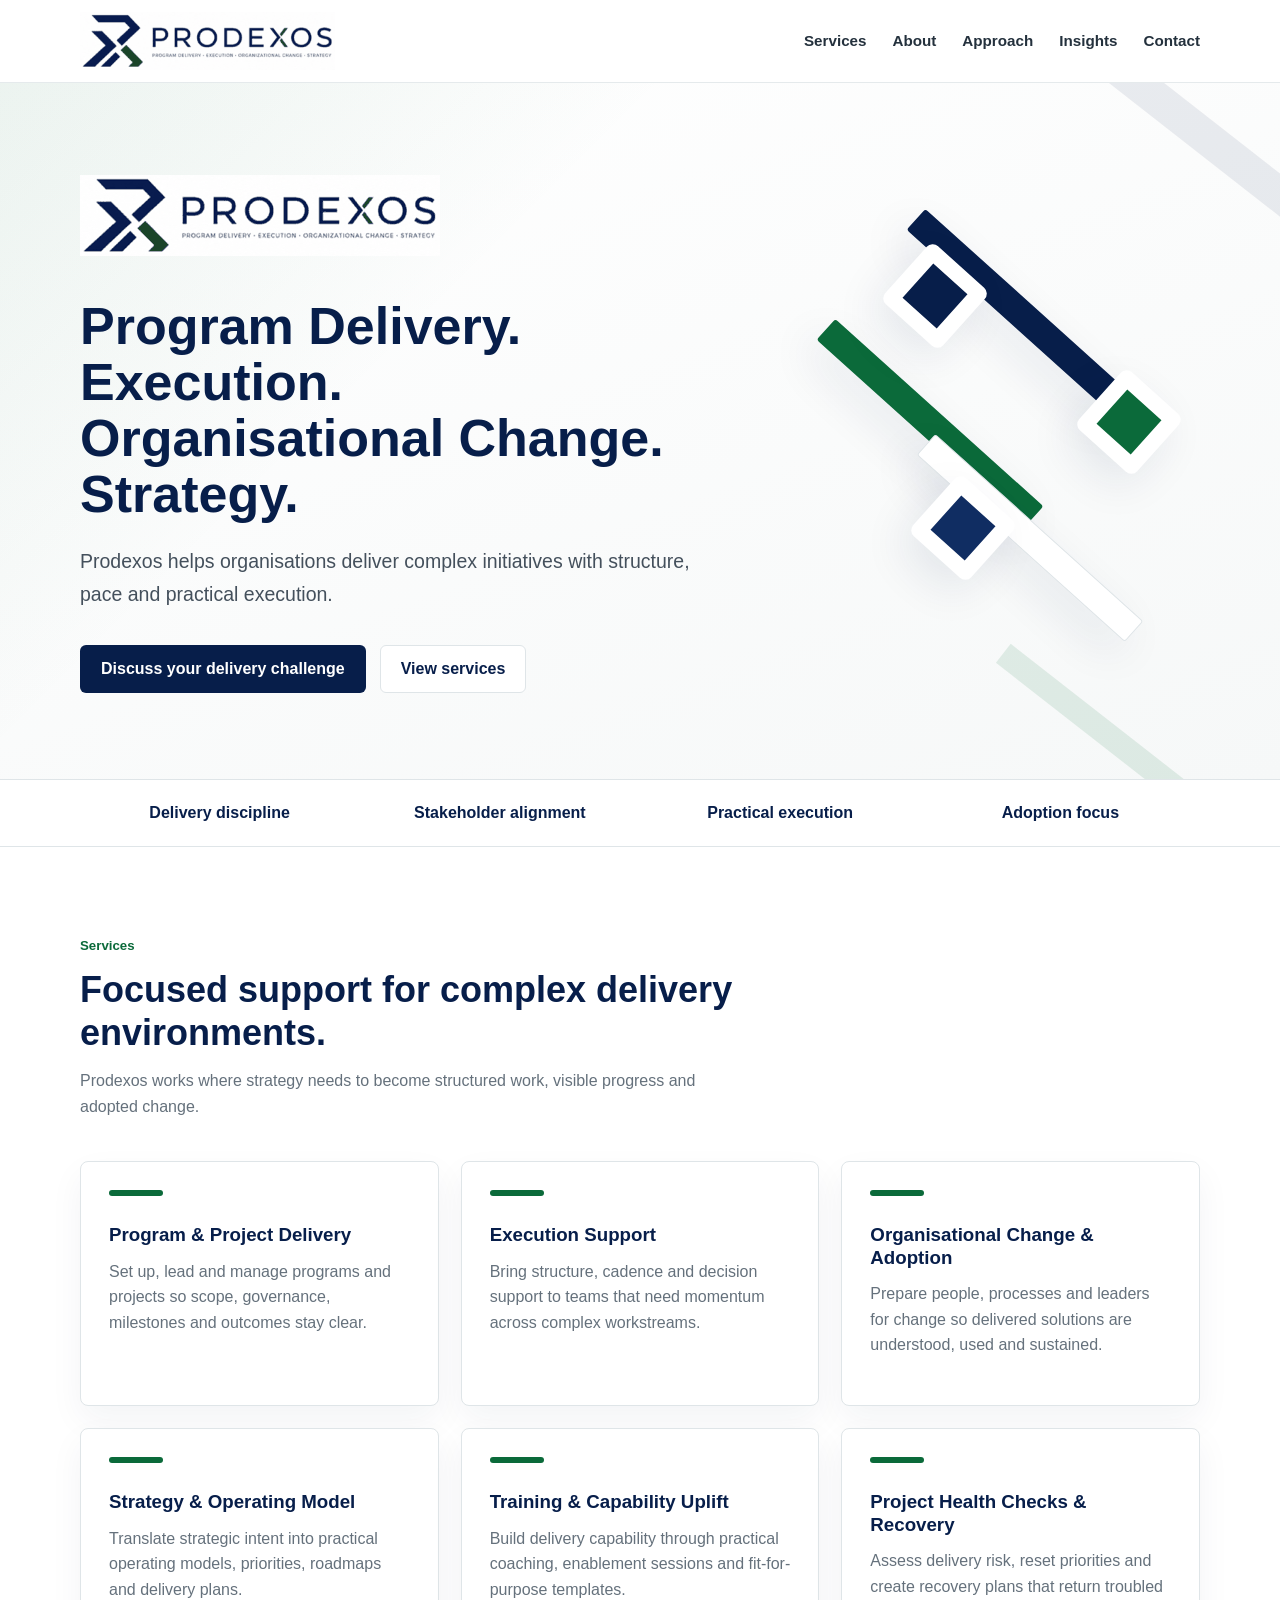
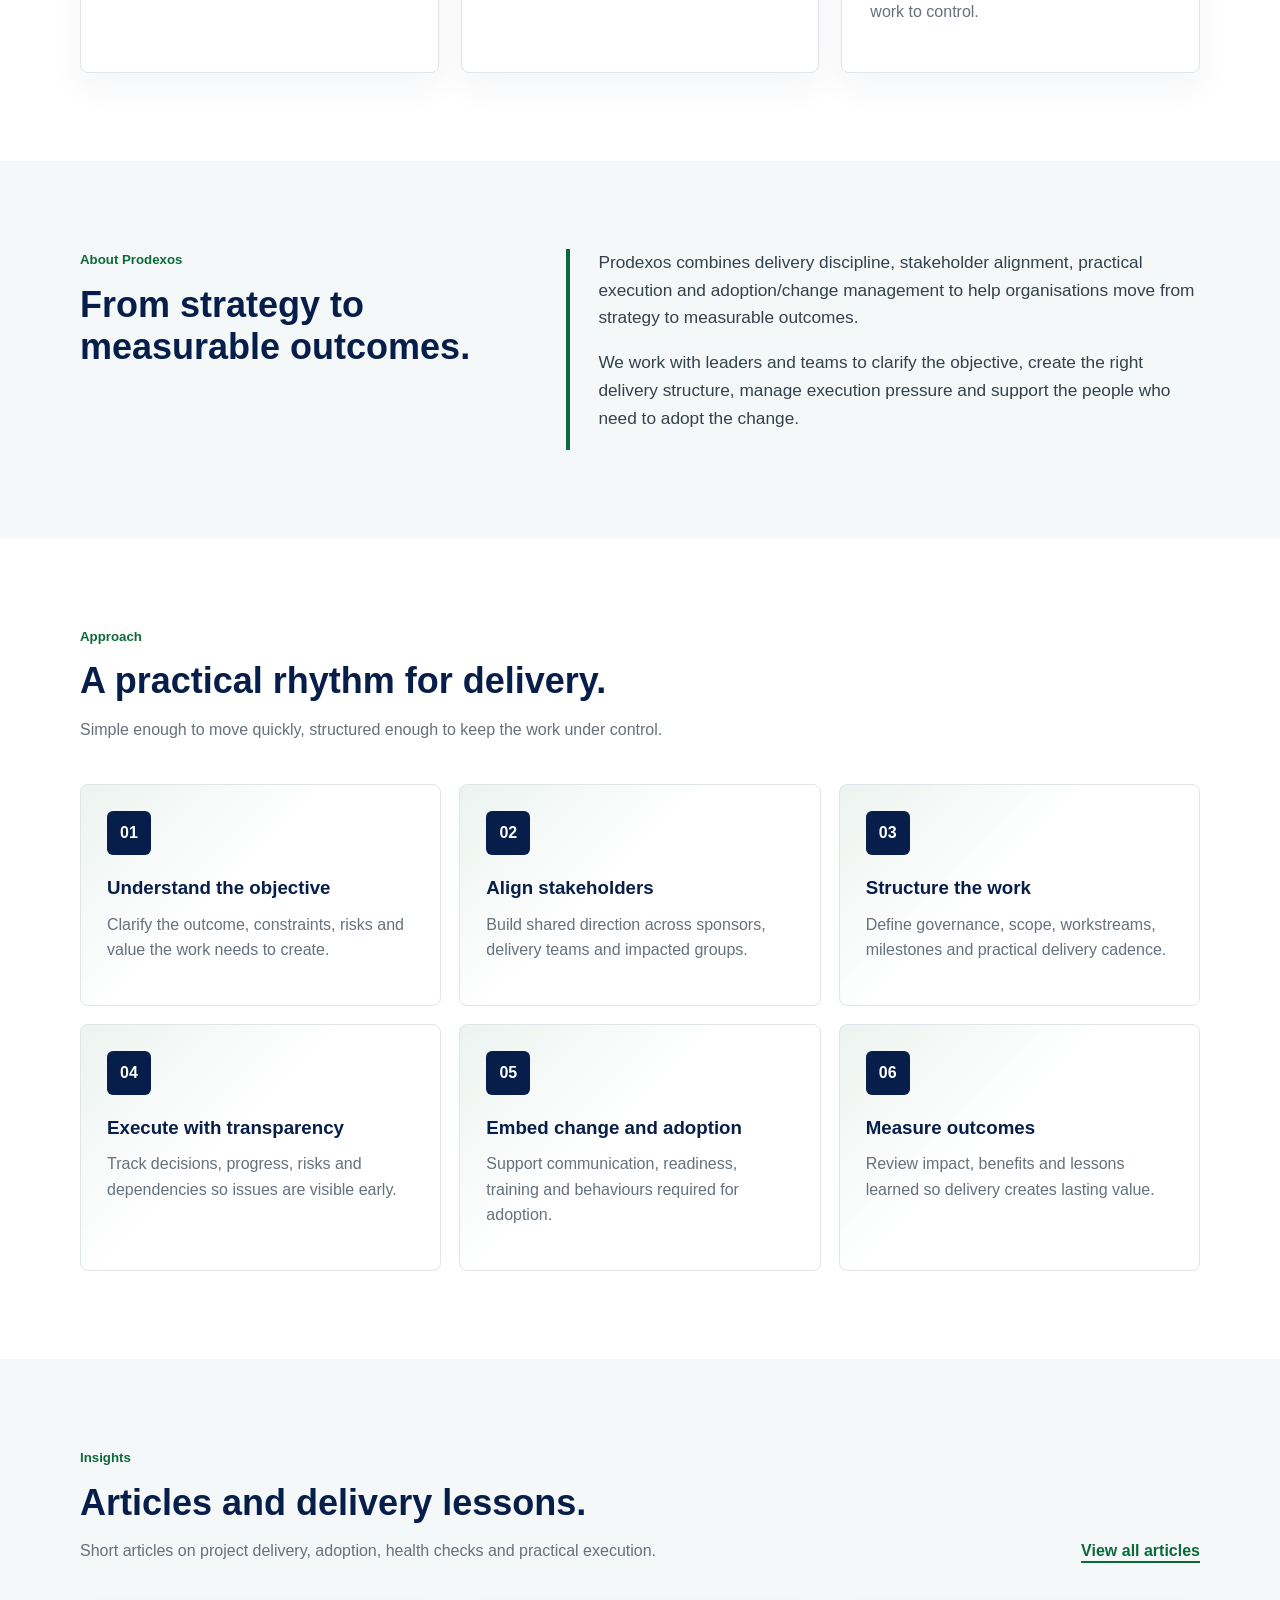
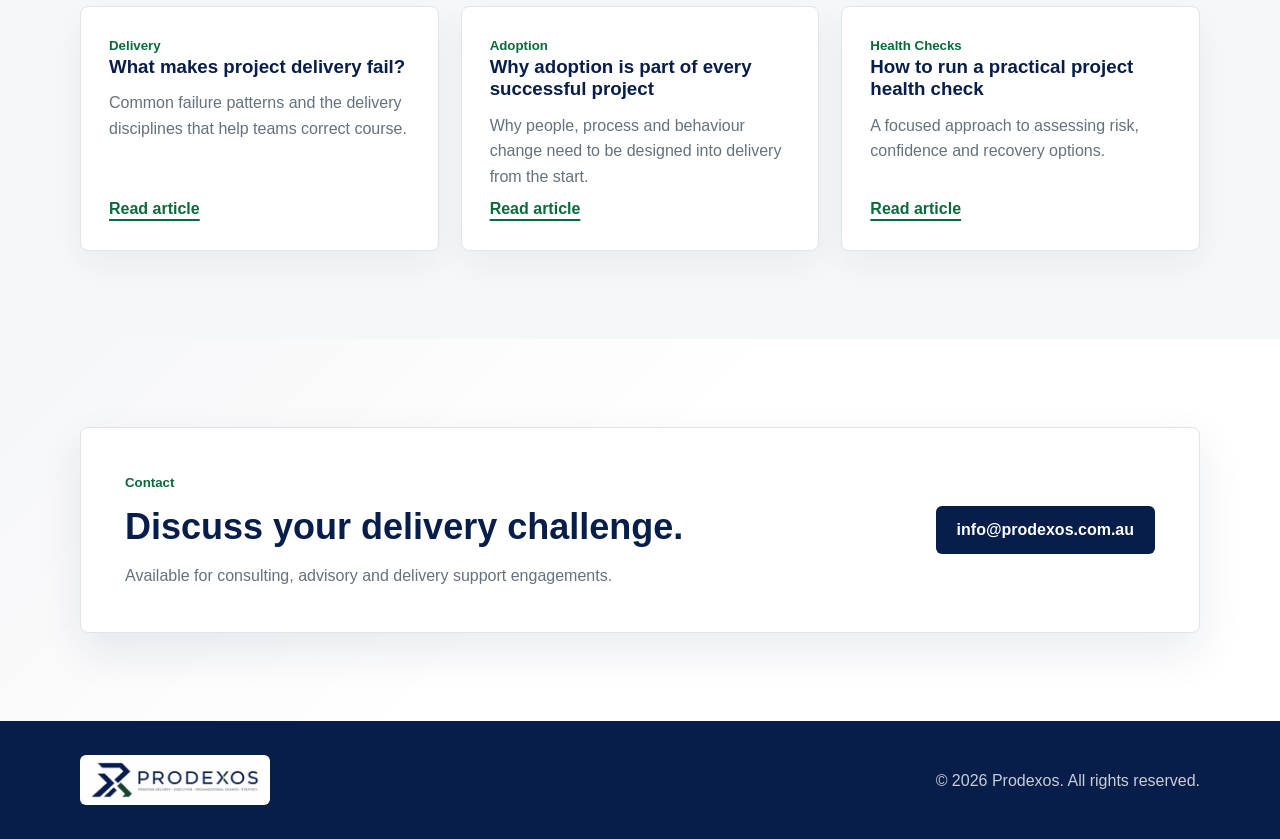
<file: index.html>
<!DOCTYPE html>
<html lang="en-AU">
<head>
  <meta charset="utf-8">
  <meta name="viewport" content="width=device-width, initial-scale=1">
  <meta name="description" content="Prodexos helps organisations deliver complex initiatives with program delivery, execution support, organisational change, strategy and capability uplift.">
  <title>Prodexos | Program Delivery, Execution and Organisational Change</title>
  <link rel="icon" href="assets/logo.png">
  <link rel="stylesheet" href="assets/styles.css">
</head>
<body>
  <a class="skip-link" href="#main">Skip to content</a>

  <header class="site-header">
    <div class="container header-inner">
      <a class="brand-link" href="index.html" aria-label="Prodexos home">
        <img src="assets/logo.png" alt="Prodexos" class="brand-logo">
      </a>
      <button class="nav-toggle" type="button" aria-expanded="false" aria-controls="site-nav">
        <span class="nav-toggle-line"></span>
        <span class="nav-toggle-line"></span>
        <span class="nav-toggle-line"></span>
        <span class="sr-only">Menu</span>
      </button>
      <nav class="site-nav" id="site-nav" aria-label="Primary navigation">
        <a href="#services">Services</a>
        <a href="#about">About</a>
        <a href="#approach">Approach</a>
        <a href="articles.html">Insights</a>
        <a href="#contact">Contact</a>
      </nav>
    </div>
  </header>

  <main id="main">
    <section class="hero section-band">
      <div class="container hero-grid">
        <div class="hero-copy">
          <img src="assets/logo.png" alt="Prodexos" class="hero-logo">
          <h1>Program Delivery. Execution. Organisational Change. Strategy.</h1>
          <p class="lead">Prodexos helps organisations deliver complex initiatives with structure, pace and practical execution.</p>
          <div class="hero-actions">
            <a class="button button-primary" href="#contact">Discuss your delivery challenge</a>
            <a class="button button-secondary" href="#services">View services</a>
          </div>
        </div>
        <div class="hero-panel" aria-hidden="true">
          <div class="delivery-line line-one"></div>
          <div class="delivery-line line-two"></div>
          <div class="delivery-line line-three"></div>
          <div class="delivery-node node-one"></div>
          <div class="delivery-node node-two"></div>
          <div class="delivery-node node-three"></div>
        </div>
      </div>
    </section>

    <section class="trust-strip">
      <div class="container trust-grid">
        <span>Delivery discipline</span>
        <span>Stakeholder alignment</span>
        <span>Practical execution</span>
        <span>Adoption focus</span>
      </div>
    </section>

    <section class="section" id="services">
      <div class="container">
        <div class="section-heading">
          <p class="eyebrow">Services</p>
          <h2>Focused support for complex delivery environments.</h2>
          <p>Prodexos works where strategy needs to become structured work, visible progress and adopted change.</p>
        </div>

        <div class="card-grid services-grid">
          <article class="service-card">
            <span class="card-accent"></span>
            <h3>Program &amp; Project Delivery</h3>
            <p>Set up, lead and manage programs and projects so scope, governance, milestones and outcomes stay clear.</p>
          </article>
          <article class="service-card">
            <span class="card-accent"></span>
            <h3>Execution Support</h3>
            <p>Bring structure, cadence and decision support to teams that need momentum across complex workstreams.</p>
          </article>
          <article class="service-card">
            <span class="card-accent"></span>
            <h3>Organisational Change &amp; Adoption</h3>
            <p>Prepare people, processes and leaders for change so delivered solutions are understood, used and sustained.</p>
          </article>
          <article class="service-card">
            <span class="card-accent"></span>
            <h3>Strategy &amp; Operating Model</h3>
            <p>Translate strategic intent into practical operating models, priorities, roadmaps and delivery plans.</p>
          </article>
          <article class="service-card">
            <span class="card-accent"></span>
            <h3>Training &amp; Capability Uplift</h3>
            <p>Build delivery capability through practical coaching, enablement sessions and fit-for-purpose templates.</p>
          </article>
          <article class="service-card">
            <span class="card-accent"></span>
            <h3>Project Health Checks &amp; Recovery</h3>
            <p>Assess delivery risk, reset priorities and create recovery plans that return troubled work to control.</p>
          </article>
        </div>
      </div>
    </section>

    <section class="section section-muted" id="about">
      <div class="container split-layout">
        <div class="section-heading compact">
          <p class="eyebrow">About Prodexos</p>
          <h2>From strategy to measurable outcomes.</h2>
        </div>
        <div class="rich-copy">
          <p>Prodexos combines delivery discipline, stakeholder alignment, practical execution and adoption/change management to help organisations move from strategy to measurable outcomes.</p>
          <p>We work with leaders and teams to clarify the objective, create the right delivery structure, manage execution pressure and support the people who need to adopt the change.</p>
        </div>
      </div>
    </section>

    <section class="section" id="approach">
      <div class="container">
        <div class="section-heading">
          <p class="eyebrow">Approach</p>
          <h2>A practical rhythm for delivery.</h2>
          <p>Simple enough to move quickly, structured enough to keep the work under control.</p>
        </div>

        <ol class="approach-list">
          <li>
            <span>01</span>
            <h3>Understand the objective</h3>
            <p>Clarify the outcome, constraints, risks and value the work needs to create.</p>
          </li>
          <li>
            <span>02</span>
            <h3>Align stakeholders</h3>
            <p>Build shared direction across sponsors, delivery teams and impacted groups.</p>
          </li>
          <li>
            <span>03</span>
            <h3>Structure the work</h3>
            <p>Define governance, scope, workstreams, milestones and practical delivery cadence.</p>
          </li>
          <li>
            <span>04</span>
            <h3>Execute with transparency</h3>
            <p>Track decisions, progress, risks and dependencies so issues are visible early.</p>
          </li>
          <li>
            <span>05</span>
            <h3>Embed change and adoption</h3>
            <p>Support communication, readiness, training and behaviours required for adoption.</p>
          </li>
          <li>
            <span>06</span>
            <h3>Measure outcomes</h3>
            <p>Review impact, benefits and lessons learned so delivery creates lasting value.</p>
          </li>
        </ol>
      </div>
    </section>

    <section class="section section-muted" id="insights">
      <div class="container">
        <div class="section-heading with-action">
          <div>
            <p class="eyebrow">Insights</p>
            <h2>Articles and delivery lessons.</h2>
            <p>Short articles on project delivery, adoption, health checks and practical execution.</p>
          </div>
          <a class="text-link" href="articles.html">View all articles</a>
        </div>

        <div class="card-grid article-grid">
          <article class="article-card">
            <p class="article-meta">Delivery</p>
            <h3>What makes project delivery fail?</h3>
            <p>Common failure patterns and the delivery disciplines that help teams correct course.</p>
            <a href="articles/project-delivery-failure.html">Read article</a>
          </article>
          <article class="article-card">
            <p class="article-meta">Adoption</p>
            <h3>Why adoption is part of every successful project</h3>
            <p>Why people, process and behaviour change need to be designed into delivery from the start.</p>
            <a href="articles/adoption-success.html">Read article</a>
          </article>
          <article class="article-card">
            <p class="article-meta">Health Checks</p>
            <h3>How to run a practical project health check</h3>
            <p>A focused approach to assessing risk, confidence and recovery options.</p>
            <a href="articles/project-health-check.html">Read article</a>
          </article>
        </div>
      </div>
    </section>

    <section class="section contact-section" id="contact">
      <div class="container contact-layout">
        <div class="section-heading compact">
          <p class="eyebrow">Contact</p>
          <h2>Discuss your delivery challenge.</h2>
          <p>Available for consulting, advisory and delivery support engagements.</p>
        </div>
        <div class="contact-actions">
          <a class="button button-primary" href="mailto:info@prodexos.com.au?subject=Prodexos%20consulting%20enquiry">info@prodexos.com.au</a>
        </div>
      </div>
    </section>
  </main>

  <footer class="site-footer">
    <div class="container footer-inner">
      <img src="assets/logo.png" alt="Prodexos" class="footer-logo">
      <p>&copy; 2026 Prodexos. All rights reserved.</p>
    </div>
  </footer>

  <script src="assets/script.js"></script>
</body>
</html>
</file>
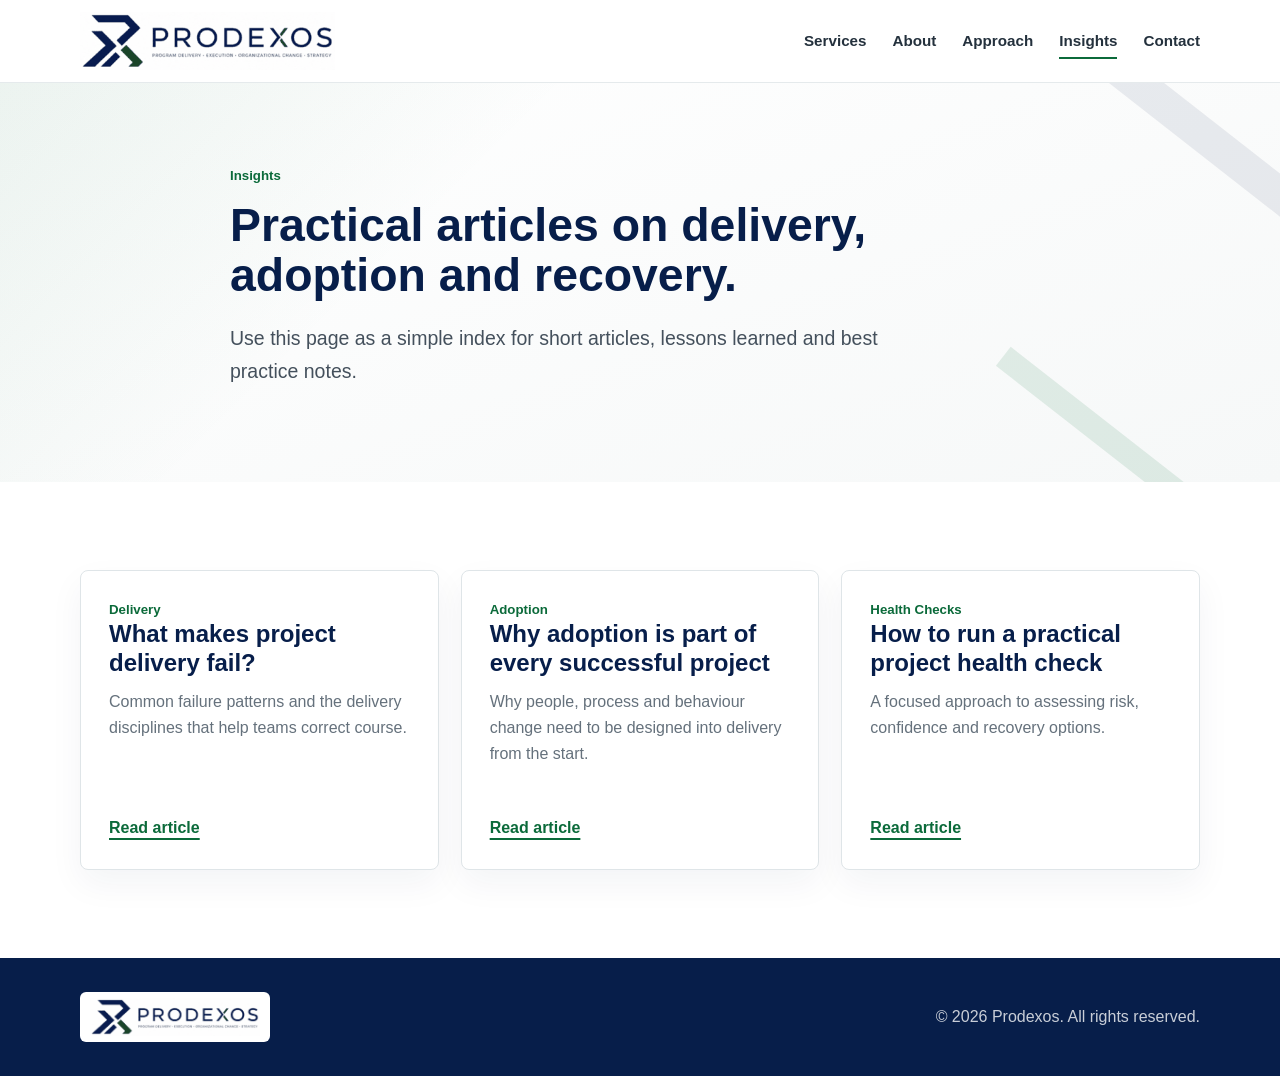
<file: articles.html>
<!DOCTYPE html>
<html lang="en-AU">
<head>
  <meta charset="utf-8">
  <meta name="viewport" content="width=device-width, initial-scale=1">
  <meta name="description" content="Prodexos articles on project delivery, adoption, delivery health checks and practical execution.">
  <title>Insights | Prodexos</title>
  <link rel="icon" href="assets/logo.png">
  <link rel="stylesheet" href="assets/styles.css">
</head>
<body>
  <a class="skip-link" href="#main">Skip to content</a>

  <header class="site-header">
    <div class="container header-inner">
      <a class="brand-link" href="index.html" aria-label="Prodexos home">
        <img src="assets/logo.png" alt="Prodexos" class="brand-logo">
      </a>
      <button class="nav-toggle" type="button" aria-expanded="false" aria-controls="site-nav">
        <span class="nav-toggle-line"></span>
        <span class="nav-toggle-line"></span>
        <span class="nav-toggle-line"></span>
        <span class="sr-only">Menu</span>
      </button>
      <nav class="site-nav" id="site-nav" aria-label="Primary navigation">
        <a href="index.html#services">Services</a>
        <a href="index.html#about">About</a>
        <a href="index.html#approach">Approach</a>
        <a href="articles.html" aria-current="page">Insights</a>
        <a href="index.html#contact">Contact</a>
      </nav>
    </div>
  </header>

  <main id="main">
    <section class="page-hero section-band">
      <div class="container narrow">
        <p class="eyebrow">Insights</p>
        <h1>Practical articles on delivery, adoption and recovery.</h1>
        <p class="lead">Use this page as a simple index for short articles, lessons learned and best practice notes.</p>
      </div>
    </section>

    <section class="section">
      <div class="container">
        <div class="card-grid article-grid">
          <article class="article-card article-card-large">
            <p class="article-meta">Delivery</p>
            <h2>What makes project delivery fail?</h2>
            <p>Common failure patterns and the delivery disciplines that help teams correct course.</p>
            <a href="articles/project-delivery-failure.html">Read article</a>
          </article>
          <article class="article-card article-card-large">
            <p class="article-meta">Adoption</p>
            <h2>Why adoption is part of every successful project</h2>
            <p>Why people, process and behaviour change need to be designed into delivery from the start.</p>
            <a href="articles/adoption-success.html">Read article</a>
          </article>
          <article class="article-card article-card-large">
            <p class="article-meta">Health Checks</p>
            <h2>How to run a practical project health check</h2>
            <p>A focused approach to assessing risk, confidence and recovery options.</p>
            <a href="articles/project-health-check.html">Read article</a>
          </article>
        </div>
      </div>
    </section>
  </main>

  <footer class="site-footer">
    <div class="container footer-inner">
      <img src="assets/logo.png" alt="Prodexos" class="footer-logo">
      <p>&copy; 2026 Prodexos. All rights reserved.</p>
    </div>
  </footer>

  <script src="assets/script.js"></script>
</body>
</html>
</file>
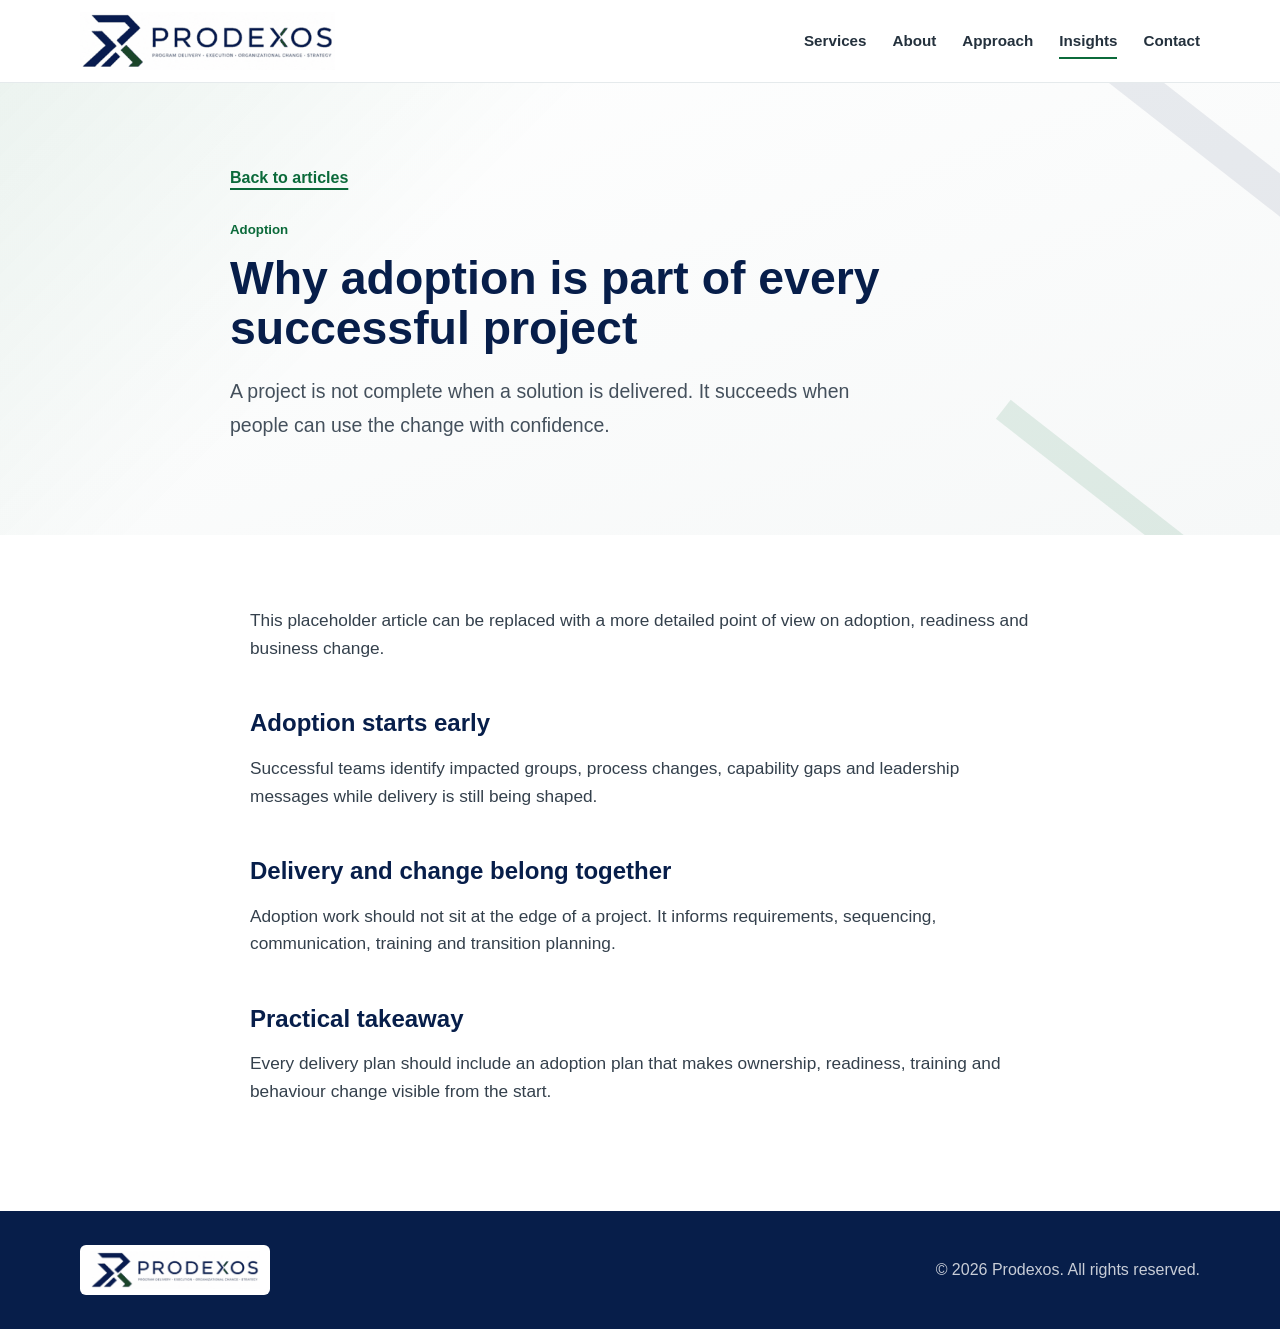
<file: articles/adoption-success.html>
<!DOCTYPE html>
<html lang="en-AU">
<head>
  <meta charset="utf-8">
  <meta name="viewport" content="width=device-width, initial-scale=1">
  <meta name="description" content="Placeholder Prodexos article about why adoption is part of every successful project.">
  <title>Why adoption is part of every successful project | Prodexos</title>
  <link rel="icon" href="../assets/logo.png">
  <link rel="stylesheet" href="../assets/styles.css">
</head>
<body>
  <a class="skip-link" href="#main">Skip to content</a>

  <header class="site-header">
    <div class="container header-inner">
      <a class="brand-link" href="../index.html" aria-label="Prodexos home">
        <img src="../assets/logo.png" alt="Prodexos" class="brand-logo">
      </a>
      <button class="nav-toggle" type="button" aria-expanded="false" aria-controls="site-nav">
        <span class="nav-toggle-line"></span>
        <span class="nav-toggle-line"></span>
        <span class="nav-toggle-line"></span>
        <span class="sr-only">Menu</span>
      </button>
      <nav class="site-nav" id="site-nav" aria-label="Primary navigation">
        <a href="../index.html#services">Services</a>
        <a href="../index.html#about">About</a>
        <a href="../index.html#approach">Approach</a>
        <a href="../articles.html" aria-current="page">Insights</a>
        <a href="../index.html#contact">Contact</a>
      </nav>
    </div>
  </header>

  <main id="main">
    <article class="article-page">
      <header class="article-hero section-band">
        <div class="container narrow">
          <a class="text-link back-link" href="../articles.html">Back to articles</a>
          <p class="eyebrow">Adoption</p>
          <h1>Why adoption is part of every successful project</h1>
          <p class="lead">A project is not complete when a solution is delivered. It succeeds when people can use the change with confidence.</p>
        </div>
      </header>

      <div class="container article-content">
        <p>This placeholder article can be replaced with a more detailed point of view on adoption, readiness and business change.</p>

        <h2>Adoption starts early</h2>
        <p>Successful teams identify impacted groups, process changes, capability gaps and leadership messages while delivery is still being shaped.</p>

        <h2>Delivery and change belong together</h2>
        <p>Adoption work should not sit at the edge of a project. It informs requirements, sequencing, communication, training and transition planning.</p>

        <h2>Practical takeaway</h2>
        <p>Every delivery plan should include an adoption plan that makes ownership, readiness, training and behaviour change visible from the start.</p>
      </div>
    </article>
  </main>

  <footer class="site-footer">
    <div class="container footer-inner">
      <img src="../assets/logo.png" alt="Prodexos" class="footer-logo">
      <p>&copy; 2026 Prodexos. All rights reserved.</p>
    </div>
  </footer>

  <script src="../assets/script.js"></script>
</body>
</html>
</file>
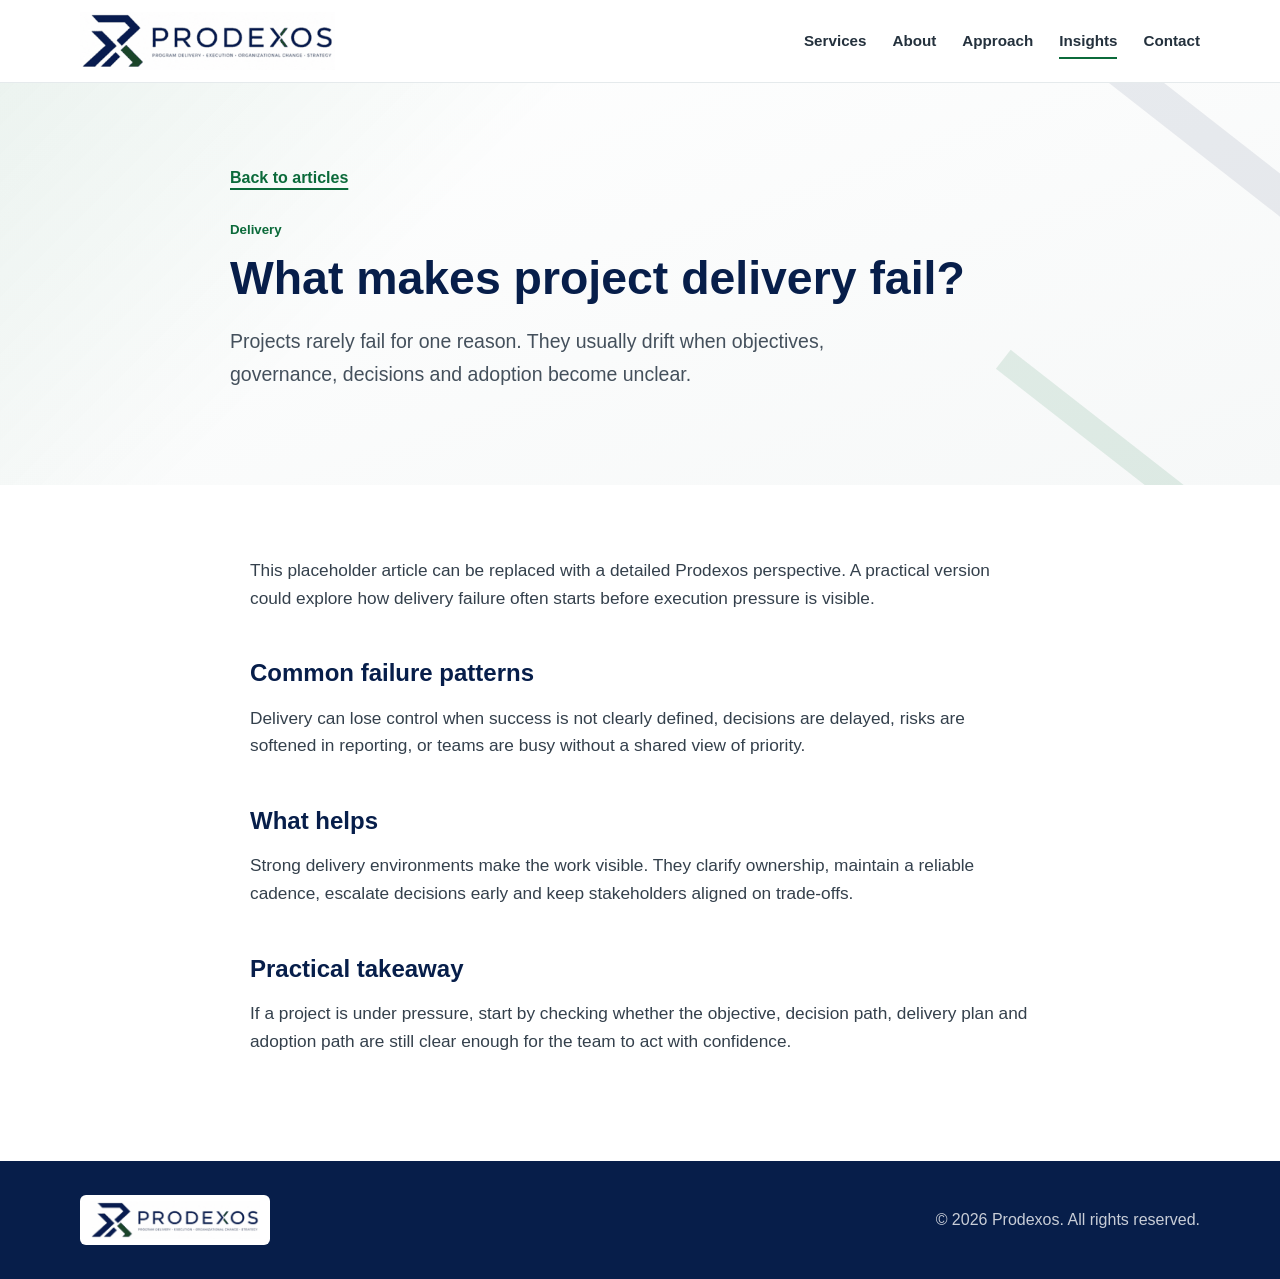
<file: articles/project-delivery-failure.html>
<!DOCTYPE html>
<html lang="en-AU">
<head>
  <meta charset="utf-8">
  <meta name="viewport" content="width=device-width, initial-scale=1">
  <meta name="description" content="Placeholder Prodexos article about why project delivery fails and how to restore control.">
  <title>What makes project delivery fail? | Prodexos</title>
  <link rel="icon" href="../assets/logo.png">
  <link rel="stylesheet" href="../assets/styles.css">
</head>
<body>
  <a class="skip-link" href="#main">Skip to content</a>

  <header class="site-header">
    <div class="container header-inner">
      <a class="brand-link" href="../index.html" aria-label="Prodexos home">
        <img src="../assets/logo.png" alt="Prodexos" class="brand-logo">
      </a>
      <button class="nav-toggle" type="button" aria-expanded="false" aria-controls="site-nav">
        <span class="nav-toggle-line"></span>
        <span class="nav-toggle-line"></span>
        <span class="nav-toggle-line"></span>
        <span class="sr-only">Menu</span>
      </button>
      <nav class="site-nav" id="site-nav" aria-label="Primary navigation">
        <a href="../index.html#services">Services</a>
        <a href="../index.html#about">About</a>
        <a href="../index.html#approach">Approach</a>
        <a href="../articles.html" aria-current="page">Insights</a>
        <a href="../index.html#contact">Contact</a>
      </nav>
    </div>
  </header>

  <main id="main">
    <article class="article-page">
      <header class="article-hero section-band">
        <div class="container narrow">
          <a class="text-link back-link" href="../articles.html">Back to articles</a>
          <p class="eyebrow">Delivery</p>
          <h1>What makes project delivery fail?</h1>
          <p class="lead">Projects rarely fail for one reason. They usually drift when objectives, governance, decisions and adoption become unclear.</p>
        </div>
      </header>

      <div class="container article-content">
        <p>This placeholder article can be replaced with a detailed Prodexos perspective. A practical version could explore how delivery failure often starts before execution pressure is visible.</p>

        <h2>Common failure patterns</h2>
        <p>Delivery can lose control when success is not clearly defined, decisions are delayed, risks are softened in reporting, or teams are busy without a shared view of priority.</p>

        <h2>What helps</h2>
        <p>Strong delivery environments make the work visible. They clarify ownership, maintain a reliable cadence, escalate decisions early and keep stakeholders aligned on trade-offs.</p>

        <h2>Practical takeaway</h2>
        <p>If a project is under pressure, start by checking whether the objective, decision path, delivery plan and adoption path are still clear enough for the team to act with confidence.</p>
      </div>
    </article>
  </main>

  <footer class="site-footer">
    <div class="container footer-inner">
      <img src="../assets/logo.png" alt="Prodexos" class="footer-logo">
      <p>&copy; 2026 Prodexos. All rights reserved.</p>
    </div>
  </footer>

  <script src="../assets/script.js"></script>
</body>
</html>
</file>
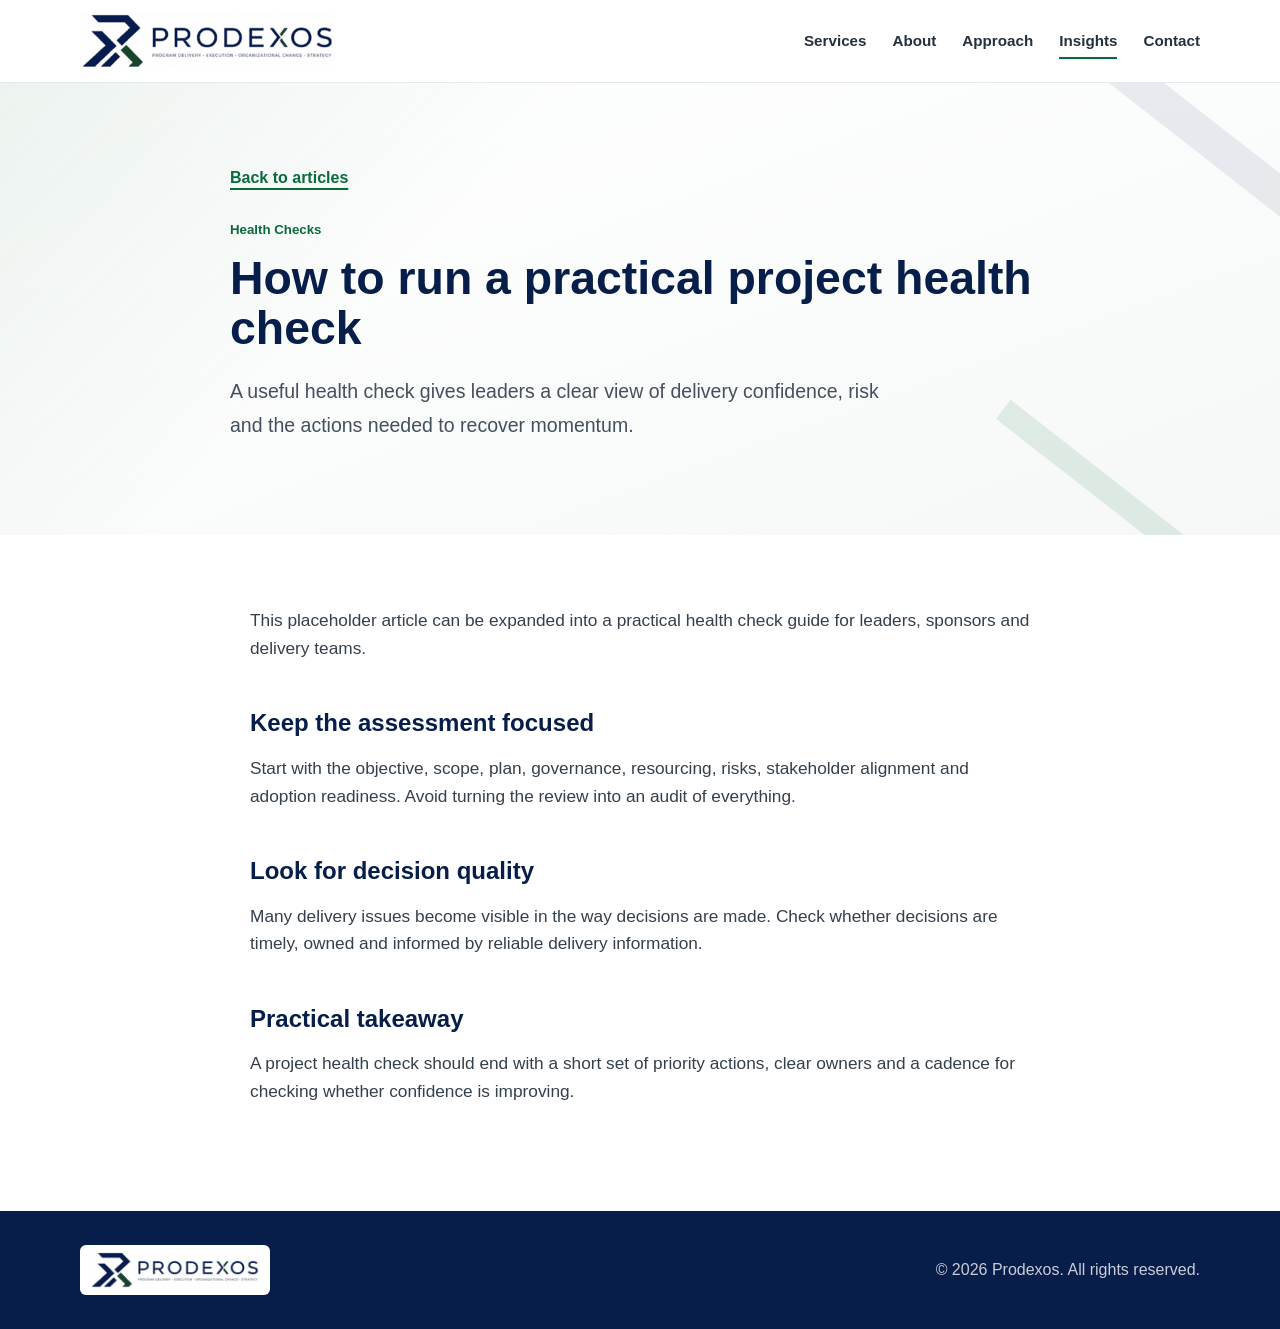
<file: articles/project-health-check.html>
<!DOCTYPE html>
<html lang="en-AU">
<head>
  <meta charset="utf-8">
  <meta name="viewport" content="width=device-width, initial-scale=1">
  <meta name="description" content="Placeholder Prodexos article about running a practical project health check.">
  <title>How to run a practical project health check | Prodexos</title>
  <link rel="icon" href="../assets/logo.png">
  <link rel="stylesheet" href="../assets/styles.css">
</head>
<body>
  <a class="skip-link" href="#main">Skip to content</a>

  <header class="site-header">
    <div class="container header-inner">
      <a class="brand-link" href="../index.html" aria-label="Prodexos home">
        <img src="../assets/logo.png" alt="Prodexos" class="brand-logo">
      </a>
      <button class="nav-toggle" type="button" aria-expanded="false" aria-controls="site-nav">
        <span class="nav-toggle-line"></span>
        <span class="nav-toggle-line"></span>
        <span class="nav-toggle-line"></span>
        <span class="sr-only">Menu</span>
      </button>
      <nav class="site-nav" id="site-nav" aria-label="Primary navigation">
        <a href="../index.html#services">Services</a>
        <a href="../index.html#about">About</a>
        <a href="../index.html#approach">Approach</a>
        <a href="../articles.html" aria-current="page">Insights</a>
        <a href="../index.html#contact">Contact</a>
      </nav>
    </div>
  </header>

  <main id="main">
    <article class="article-page">
      <header class="article-hero section-band">
        <div class="container narrow">
          <a class="text-link back-link" href="../articles.html">Back to articles</a>
          <p class="eyebrow">Health Checks</p>
          <h1>How to run a practical project health check</h1>
          <p class="lead">A useful health check gives leaders a clear view of delivery confidence, risk and the actions needed to recover momentum.</p>
        </div>
      </header>

      <div class="container article-content">
        <p>This placeholder article can be expanded into a practical health check guide for leaders, sponsors and delivery teams.</p>

        <h2>Keep the assessment focused</h2>
        <p>Start with the objective, scope, plan, governance, resourcing, risks, stakeholder alignment and adoption readiness. Avoid turning the review into an audit of everything.</p>

        <h2>Look for decision quality</h2>
        <p>Many delivery issues become visible in the way decisions are made. Check whether decisions are timely, owned and informed by reliable delivery information.</p>

        <h2>Practical takeaway</h2>
        <p>A project health check should end with a short set of priority actions, clear owners and a cadence for checking whether confidence is improving.</p>
      </div>
    </article>
  </main>

  <footer class="site-footer">
    <div class="container footer-inner">
      <img src="../assets/logo.png" alt="Prodexos" class="footer-logo">
      <p>&copy; 2026 Prodexos. All rights reserved.</p>
    </div>
  </footer>

  <script src="../assets/script.js"></script>
</body>
</html>
</file>
<file: assets/styles.css>
:root {
  --navy: #071e4a;
  --navy-soft: #102d62;
  --green: #0b6a3a;
  --green-dark: #064b2a;
  --ink: #24313d;
  --muted: #65717c;
  --line: #dfe5e8;
  --surface: #ffffff;
  --surface-soft: #f5f8f8;
  --surface-green: #eef6f1;
  --shadow: 0 18px 45px rgba(7, 30, 74, 0.09);
}

* {
  box-sizing: border-box;
}

html {
  scroll-behavior: smooth;
}

body {
  margin: 0;
  color: var(--ink);
  background: var(--surface);
  font-family: Arial, Helvetica, sans-serif;
  font-size: 16px;
  line-height: 1.6;
  letter-spacing: 0;
}

body.nav-open {
  overflow: hidden;
}

img {
  display: block;
  max-width: 100%;
}

a {
  color: inherit;
  text-decoration: none;
}

p,
h1,
h2,
h3 {
  margin-top: 0;
}

p {
  color: var(--muted);
}

.container {
  width: min(1120px, calc(100% - 40px));
  margin: 0 auto;
}

.narrow {
  width: min(820px, calc(100% - 40px));
}

.skip-link {
  position: absolute;
  top: -80px;
  left: 16px;
  z-index: 100;
  padding: 10px 14px;
  color: #ffffff;
  background: var(--navy);
  border-radius: 6px;
}

.skip-link:focus {
  top: 16px;
}

.sr-only {
  position: absolute;
  width: 1px;
  height: 1px;
  padding: 0;
  margin: -1px;
  overflow: hidden;
  clip: rect(0, 0, 0, 0);
  white-space: nowrap;
  border: 0;
}

.site-header {
  position: sticky;
  top: 0;
  z-index: 50;
  background: rgba(255, 255, 255, 0.94);
  border-bottom: 1px solid rgba(223, 229, 232, 0.8);
  backdrop-filter: blur(14px);
}

.header-inner {
  display: flex;
  align-items: center;
  justify-content: space-between;
  min-height: 82px;
  gap: 28px;
}

.brand-link {
  display: inline-flex;
  align-items: center;
  max-width: 270px;
}

.brand-logo {
  width: 255px;
  height: auto;
}

.site-nav {
  display: flex;
  align-items: center;
  gap: 26px;
  color: var(--ink);
  font-size: 0.95rem;
  font-weight: 700;
}

.site-nav a {
  position: relative;
  padding: 8px 0;
}

.site-nav a::after {
  position: absolute;
  right: 0;
  bottom: 2px;
  left: 0;
  height: 2px;
  content: "";
  background: var(--green);
  transform: scaleX(0);
  transform-origin: right;
  transition: transform 180ms ease;
}

.site-nav a:hover::after,
.site-nav a:focus-visible::after,
.site-nav a[aria-current="page"]::after {
  transform: scaleX(1);
  transform-origin: left;
}

.nav-toggle {
  display: none;
  width: 44px;
  height: 44px;
  align-items: center;
  justify-content: center;
  flex-direction: column;
  gap: 5px;
  padding: 0;
  background: #ffffff;
  border: 1px solid var(--line);
  border-radius: 6px;
  cursor: pointer;
}

.nav-toggle-line {
  display: block;
  width: 20px;
  height: 2px;
  background: var(--navy);
}

.section-band {
  position: relative;
  overflow: hidden;
  background:
    linear-gradient(135deg, rgba(11, 106, 58, 0.08) 0%, rgba(11, 106, 58, 0) 34%),
    linear-gradient(160deg, #ffffff 0%, #f6f8f8 100%);
}

.section-band::before,
.section-band::after {
  position: absolute;
  content: "";
  pointer-events: none;
}

.section-band::before {
  top: 56px;
  right: -120px;
  width: 340px;
  height: 34px;
  background: rgba(7, 30, 74, 0.08);
  transform: rotate(38deg);
}

.section-band::after {
  right: 80px;
  bottom: 46px;
  width: 220px;
  height: 24px;
  background: rgba(11, 106, 58, 0.11);
  transform: rotate(38deg);
}

.hero {
  padding: 92px 0 86px;
}

.hero-grid {
  position: relative;
  z-index: 1;
  display: grid;
  grid-template-columns: minmax(0, 1.2fr) minmax(280px, 0.8fr);
  align-items: center;
  gap: 56px;
}

.hero-logo {
  width: min(360px, 100%);
  margin-bottom: 42px;
}

.hero h1,
.page-hero h1,
.article-hero h1 {
  max-width: 900px;
  color: var(--navy);
  font-size: 3.25rem;
  line-height: 1.08;
  margin-bottom: 22px;
}

.lead {
  max-width: 650px;
  color: #44505c;
  font-size: 1.22rem;
  line-height: 1.7;
}

.hero-actions,
.contact-actions {
  display: flex;
  flex-wrap: wrap;
  gap: 14px;
  margin-top: 34px;
}

.button {
  display: inline-flex;
  align-items: center;
  justify-content: center;
  min-height: 48px;
  padding: 13px 20px;
  border: 1px solid transparent;
  border-radius: 6px;
  font-weight: 700;
  line-height: 1.2;
  transition: transform 180ms ease, box-shadow 180ms ease, background 180ms ease, border-color 180ms ease;
}

.button:hover,
.button:focus-visible {
  transform: translateY(-2px);
  box-shadow: 0 10px 26px rgba(7, 30, 74, 0.16);
}

.button-primary {
  color: #ffffff;
  background: var(--navy);
}

.button-primary:hover,
.button-primary:focus-visible {
  background: var(--navy-soft);
}

.button-secondary {
  color: var(--navy);
  background: #ffffff;
  border-color: var(--line);
}

.button-secondary:hover,
.button-secondary:focus-visible {
  border-color: var(--green);
}

.hero-panel {
  position: relative;
  min-height: 390px;
}

.delivery-line,
.delivery-node {
  position: absolute;
}

.delivery-line {
  width: 280px;
  height: 28px;
  border-radius: 3px;
  transform: rotate(42deg);
  box-shadow: var(--shadow);
}

.line-one {
  top: 60px;
  right: 40px;
  background: var(--navy);
}

.line-two {
  top: 170px;
  right: 130px;
  background: var(--green);
}

.line-three {
  top: 285px;
  right: 30px;
  background: #ffffff;
  border: 1px solid var(--line);
}

.delivery-node {
  width: 78px;
  height: 78px;
  border: 16px solid var(--surface);
  border-radius: 8px;
  background: var(--green);
  box-shadow: var(--shadow);
  transform: rotate(42deg);
}

.node-one {
  top: 18px;
  right: 226px;
  background: var(--navy);
}

.node-two {
  top: 144px;
  right: 32px;
}

.node-three {
  top: 250px;
  right: 198px;
  background: var(--navy-soft);
}

.trust-strip {
  border-top: 1px solid var(--line);
  border-bottom: 1px solid var(--line);
  background: #ffffff;
}

.trust-grid {
  display: grid;
  grid-template-columns: repeat(4, 1fr);
  gap: 1px;
}

.trust-grid span {
  padding: 20px 18px;
  color: var(--navy);
  font-weight: 700;
  text-align: center;
  background: #ffffff;
}

.section {
  padding: 88px 0;
}

.section-muted {
  background: var(--surface-soft);
}

.section-heading {
  max-width: 760px;
  margin-bottom: 42px;
}

.section-heading.compact {
  margin-bottom: 0;
}

.section-heading.with-action {
  display: flex;
  max-width: none;
  align-items: end;
  justify-content: space-between;
  gap: 28px;
}

.eyebrow,
.article-meta {
  color: var(--green);
  font-size: 0.83rem;
  font-weight: 800;
}

.section-heading h2,
.contact-section h2 {
  color: var(--navy);
  font-size: 2.25rem;
  line-height: 1.18;
  margin-bottom: 14px;
}

.section-heading p:last-child {
  max-width: 660px;
  margin-bottom: 0;
}

.card-grid {
  display: grid;
  grid-template-columns: repeat(3, minmax(0, 1fr));
  gap: 22px;
}

.service-card,
.article-card {
  position: relative;
  min-height: 245px;
  padding: 28px;
  background: #ffffff;
  border: 1px solid var(--line);
  border-radius: 8px;
  box-shadow: 0 14px 34px rgba(7, 30, 74, 0.05);
  transition: transform 180ms ease, border-color 180ms ease, box-shadow 180ms ease;
}

.service-card:hover,
.article-card:hover {
  transform: translateY(-4px);
  border-color: rgba(11, 106, 58, 0.32);
  box-shadow: var(--shadow);
}

.card-accent {
  display: block;
  width: 54px;
  height: 6px;
  margin-bottom: 28px;
  background: var(--green);
  border-radius: 4px;
}

.service-card h3,
.article-card h3,
.article-card h2,
.approach-list h3 {
  color: var(--navy);
  line-height: 1.2;
  margin-bottom: 12px;
}

.service-card p,
.article-card p {
  margin-bottom: 0;
}

.split-layout {
  display: grid;
  grid-template-columns: minmax(260px, 0.8fr) minmax(0, 1.2fr);
  gap: 64px;
  align-items: start;
}

.rich-copy {
  max-width: 720px;
  padding-left: 28px;
  border-left: 4px solid var(--green);
}

.rich-copy p {
  color: #34404c;
  font-size: 1.08rem;
}

.approach-list {
  display: grid;
  grid-template-columns: repeat(3, minmax(0, 1fr));
  gap: 18px;
  padding: 0;
  margin: 0;
  list-style: none;
  counter-reset: approach;
}

.approach-list li {
  min-height: 220px;
  padding: 26px;
  background:
    linear-gradient(135deg, rgba(11, 106, 58, 0.08) 0%, rgba(11, 106, 58, 0) 44%),
    #ffffff;
  border: 1px solid var(--line);
  border-radius: 8px;
}

.approach-list span {
  display: inline-flex;
  align-items: center;
  justify-content: center;
  width: 44px;
  height: 44px;
  margin-bottom: 22px;
  color: #ffffff;
  background: var(--navy);
  border-radius: 6px;
  font-weight: 800;
}

.article-card {
  display: flex;
  flex-direction: column;
}

.article-card a,
.text-link {
  display: inline-flex;
  width: fit-content;
  margin-top: auto;
  color: var(--green);
  font-weight: 800;
  text-decoration: underline;
  text-decoration-thickness: 2px;
  text-underline-offset: 5px;
}

.article-card a:hover,
.article-card a:focus-visible,
.text-link:hover,
.text-link:focus-visible {
  color: var(--green-dark);
}

.article-card-large {
  min-height: 300px;
}

.page-hero,
.article-hero {
  padding: 82px 0 74px;
}

.page-hero h1,
.article-hero h1 {
  font-size: 2.9rem;
}

.back-link {
  margin-bottom: 28px;
}

.article-content {
  width: min(780px, calc(100% - 40px));
  padding: 72px 0 88px;
}

.article-content p {
  color: #34404c;
  font-size: 1.08rem;
}

.article-content h2 {
  color: var(--navy);
  margin-top: 42px;
  margin-bottom: 12px;
}

.contact-section {
  background:
    linear-gradient(135deg, rgba(7, 30, 74, 0.04) 0%, rgba(7, 30, 74, 0) 48%),
    #ffffff;
}

.contact-layout {
  display: grid;
  grid-template-columns: minmax(0, 1fr) auto;
  gap: 40px;
  align-items: center;
  padding: 44px;
  border: 1px solid var(--line);
  border-radius: 8px;
  background: #ffffff;
  box-shadow: var(--shadow);
}

.contact-actions {
  justify-content: flex-end;
  margin-top: 0;
}

.site-footer {
  padding: 34px 0;
  background: var(--navy);
}

.footer-inner {
  display: flex;
  align-items: center;
  justify-content: space-between;
  gap: 24px;
}

.footer-logo {
  width: 190px;
  padding: 6px 10px;
  background: #ffffff;
  border-radius: 6px;
}

.site-footer p {
  margin: 0;
  color: rgba(255, 255, 255, 0.78);
}

@media (max-width: 980px) {
  .hero-grid,
  .split-layout,
  .contact-layout {
    grid-template-columns: 1fr;
  }

  .hero-panel {
    min-height: 260px;
  }

  .hero h1,
  .page-hero h1,
  .article-hero h1 {
    font-size: 2.55rem;
  }

  .section-heading h2,
  .contact-section h2 {
    font-size: 2rem;
  }

  .card-grid,
  .approach-list {
    grid-template-columns: repeat(2, minmax(0, 1fr));
  }

  .trust-grid {
    grid-template-columns: repeat(2, 1fr);
  }
}

@media (max-width: 760px) {
  .container,
  .narrow,
  .article-content {
    width: min(100% - 28px, 1120px);
  }

  .header-inner {
    min-height: 72px;
  }

  .brand-logo {
    width: 205px;
  }

  .nav-toggle {
    display: inline-flex;
  }

  .site-nav {
    position: fixed;
    top: 72px;
    right: 14px;
    left: 14px;
    display: none;
    flex-direction: column;
    align-items: stretch;
    gap: 0;
    padding: 12px;
    background: #ffffff;
    border: 1px solid var(--line);
    border-radius: 8px;
    box-shadow: var(--shadow);
  }

  .nav-open .site-nav {
    display: flex;
  }

  .site-nav a {
    padding: 13px 10px;
  }

  .hero,
  .page-hero,
  .article-hero {
    padding: 58px 0 56px;
  }

  .hero-logo {
    margin-bottom: 30px;
  }

  .hero h1,
  .page-hero h1,
  .article-hero h1 {
    font-size: 2.08rem;
  }

  .lead {
    font-size: 1.08rem;
  }

  .hero-actions,
  .contact-actions {
    flex-direction: column;
  }

  .button {
    width: 100%;
  }

  .hero-panel {
    min-height: 210px;
  }

  .delivery-line {
    width: 210px;
    height: 22px;
  }

  .line-one {
    top: 32px;
    right: 34px;
  }

  .line-two {
    top: 112px;
    right: 106px;
  }

  .line-three {
    top: 182px;
    right: 22px;
  }

  .delivery-node {
    width: 58px;
    height: 58px;
    border-width: 12px;
  }

  .node-one {
    top: 6px;
    right: 184px;
  }

  .node-two {
    top: 98px;
    right: 18px;
  }

  .node-three {
    top: 164px;
    right: 154px;
  }

  .section {
    padding: 62px 0;
  }

  .section-heading.with-action {
    display: block;
  }

  .section-heading.with-action .text-link {
    margin-top: 18px;
  }

  .card-grid,
  .approach-list,
  .trust-grid {
    grid-template-columns: 1fr;
  }

  .service-card,
  .article-card,
  .approach-list li {
    min-height: auto;
    padding: 24px;
  }

  .rich-copy {
    padding-left: 20px;
  }

  .contact-layout {
    padding: 28px;
  }

  .footer-inner {
    align-items: flex-start;
    flex-direction: column;
  }
}

@media (prefers-reduced-motion: reduce) {
  *,
  *::before,
  *::after {
    scroll-behavior: auto;
    transition-duration: 0.01ms;
    animation-duration: 0.01ms;
    animation-iteration-count: 1;
  }
}
</file>
